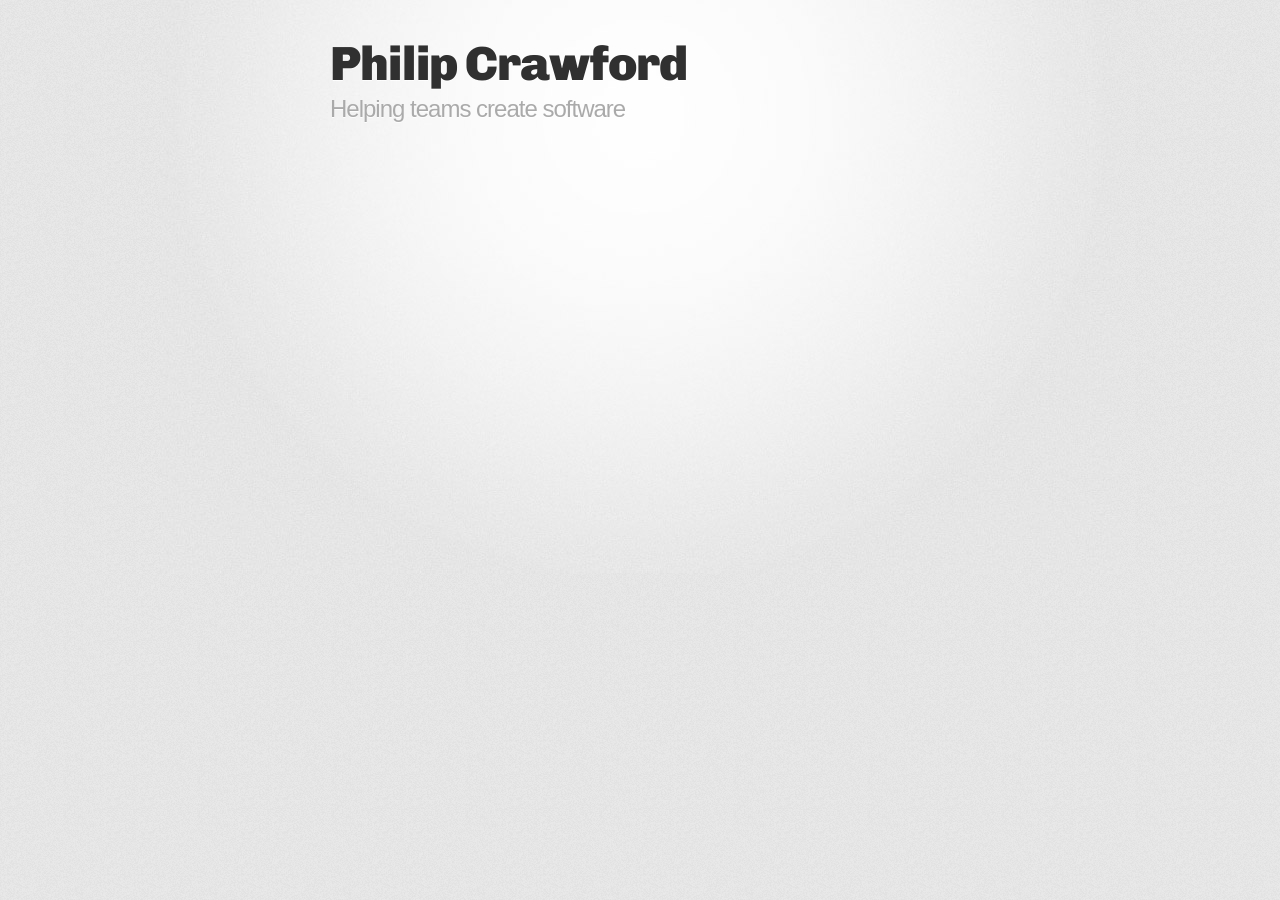
<file: index.html>
<!DOCTYPE html>
<html>
  <head>
    <meta charset='utf-8'>
    <title>Philip H. Crawford</title>
    <meta name="description" content="Philip Crawford is a software product manager with experience building SaaS businesses and managing software development teams." />
    <meta http-equiv="X-UA-Compatible" content="chrome=1">
    <link href='https://fonts.googleapis.com/css?family=Chivo:900' rel='stylesheet' type='text/css'>
    <link rel="stylesheet" type="text/css" href="stylesheets/stylesheet.css" media="screen" />
    <link rel="stylesheet" type="text/css" href="stylesheets/pygment_trac.css" media="screen" />
    <link rel="stylesheet" type="text/css" href="stylesheets/print.css" media="print" />
    <!--[if lt IE 9]>
    <script src="//html5shiv.googlecode.com/svn/trunk/html5.js"></script>
    <![endif]-->
    <title>Philip Crawford</title>
    <style type="text/css">
    .polaroid {
      -webkit-transition: -webkit-transform .15s linear;
      -webkit-box-shadow: 0 3px 6px rgba(0,0,0,.25);
      -moz-box-shadow: 0 3px 6px rgba(0,0,0,.25);
      margin: 0 10px;
      padding: 5px;
      background-color: white;
    }
    </style>
  </head>

  <body>
    <div id="container">
      <div class="inner">

        <header>
          <h1>Philip Crawford</h1>
          <h2>Helping teams create software</h2>
        </header>

      </div>
    </div>
  </body>
</html>
</file>
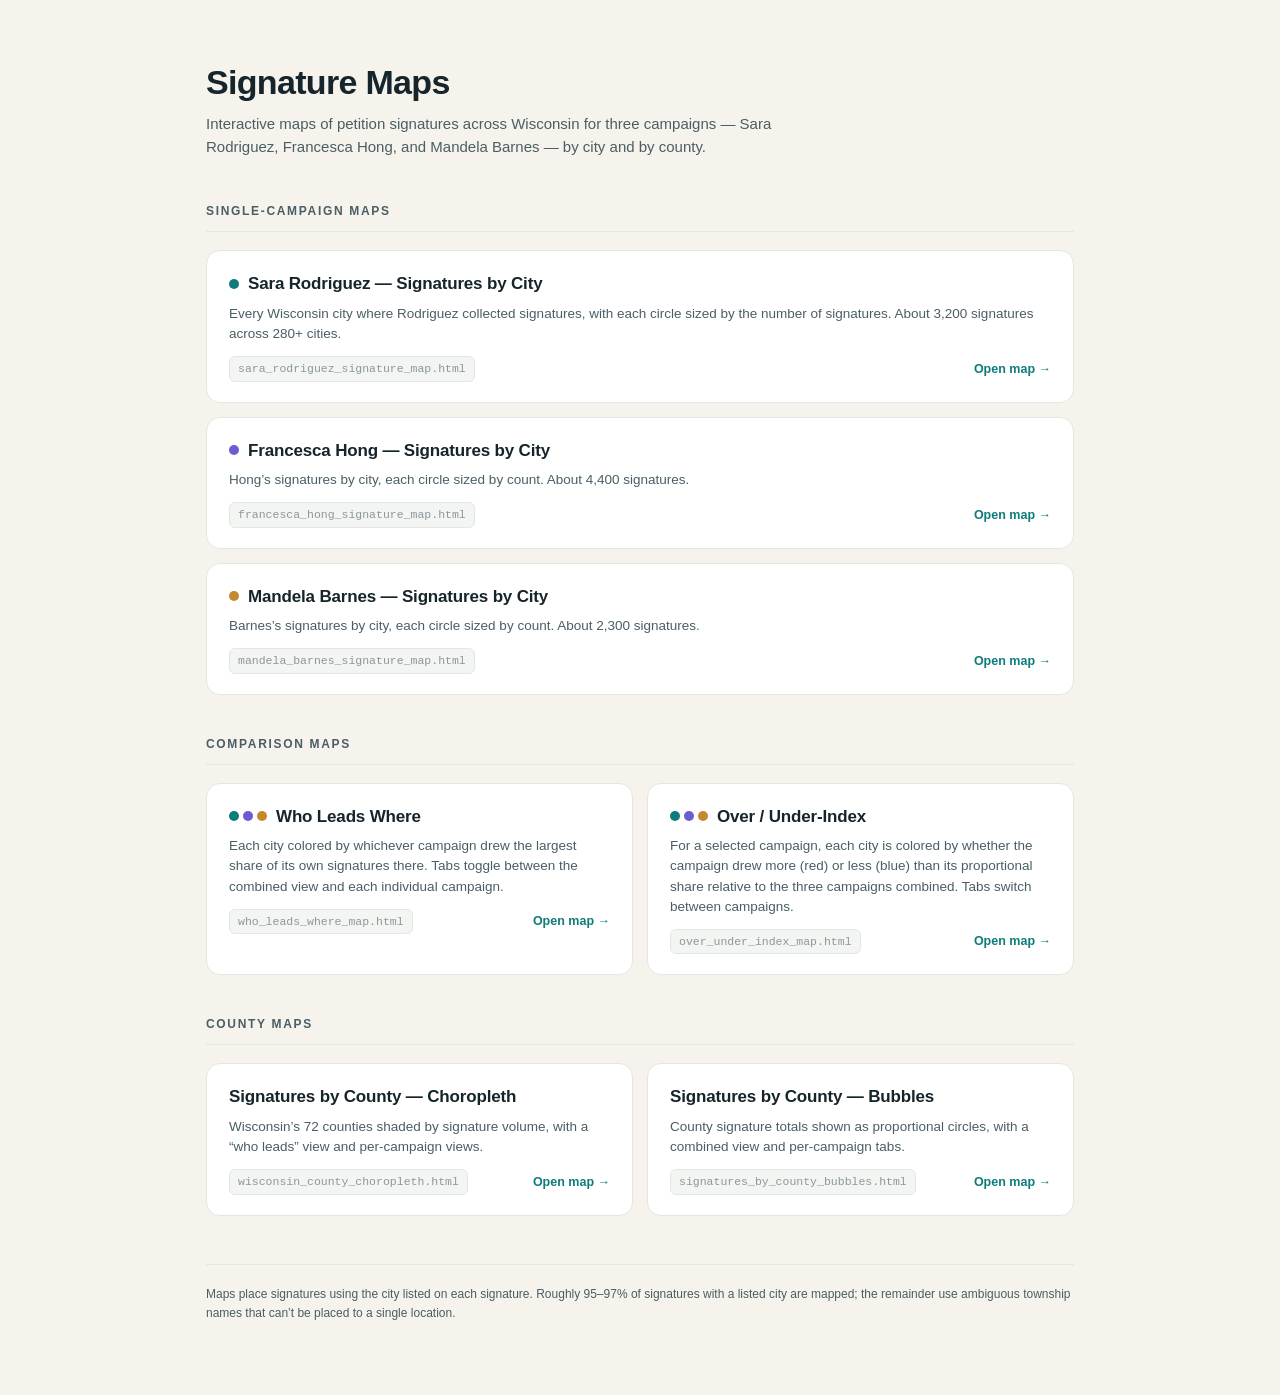
<file: nomination_signatures.html>
<!DOCTYPE html>
<html lang="en">
<head>
<meta charset="utf-8">
<meta name="viewport" content="width=device-width, initial-scale=1">
<title>Signature Maps</title>
<style>
  :root{
    --ink:#16252b; --ink-soft:#4a5e66; --line:#e3e7e4;
    --paper:#f5f3ec; --panel:#ffffff;
    --rod:#0e7c7b; --hong:#6d5bd0; --barn:#c4892f;
  }
  *{box-sizing:border-box;margin:0;padding:0}
  body{
    font-family:'Inter',-apple-system,BlinkMacSystemFont,'Segoe UI',Roboto,sans-serif;
    color:var(--ink); background:var(--paper); line-height:1.5;
    -webkit-font-smoothing:antialiased;
  }
  .wrap{max-width:920px; margin:0 auto; padding:56px 26px 72px;}
  header{margin-bottom:44px;}
  .eyebrow{font-size:12px; letter-spacing:.18em; text-transform:uppercase;
    color:var(--rod); font-weight:600;}
  h1{font-size:34px; font-weight:700; letter-spacing:-.02em; line-height:1.1; margin:8px 0 12px;}
  .lede{font-size:15px; color:var(--ink-soft); max-width:620px;}
  section{margin-top:40px;}
  h2{font-size:12px; letter-spacing:.14em; text-transform:uppercase; color:var(--ink-soft);
    font-weight:600; padding-bottom:11px; border-bottom:1px solid var(--line); margin-bottom:18px;}
  .grid{display:grid; gap:14px;}
  .two{grid-template-columns:1fr 1fr;}
  a.card{
    display:block; text-decoration:none; color:inherit; background:var(--panel);
    border:1px solid var(--line); border-radius:14px; padding:20px 22px;
    transition:transform .14s ease, box-shadow .14s ease, border-color .14s ease;
  }
  a.card:hover{transform:translateY(-2px); box-shadow:0 8px 24px rgba(22,37,43,.09);
    border-color:#cfd6d2;}
  .card-top{display:flex; align-items:center; gap:9px; margin-bottom:7px;}
  .dot{width:10px; height:10px; border-radius:50%; flex:0 0 auto;}
  .dots{display:flex; gap:4px;}
  .ttl{font-size:17px; font-weight:700; letter-spacing:-.01em;}
  .desc{font-size:13.5px; color:var(--ink-soft); margin-bottom:12px;}
  .meta{display:flex; align-items:center; justify-content:space-between; gap:12px;}
  .file{font-family:ui-monospace,SFMono-Regular,Menlo,monospace; font-size:11.5px;
    color:#8a979a; background:#f3f5f2; border:1px solid var(--line);
    padding:3px 8px; border-radius:6px;}
  .go{font-size:12.5px; font-weight:600; color:var(--rod);}
  .go::after{content:" \2192"; transition:margin .14s ease;}
  a.card:hover .go::after{margin-left:3px;}
  footer{margin-top:48px; padding-top:20px; border-top:1px solid var(--line);
    font-size:12px; color:var(--ink-soft); line-height:1.6;}
  @media(max-width:680px){
    .wrap{padding:40px 18px 56px;} h1{font-size:27px;} .two{grid-template-columns:1fr;}
  }
</style>
</head>
<body>
<div class="wrap">
  <header>
    <h1>Signature Maps</h1>
    <p class="lede">Interactive maps of petition signatures across Wisconsin for three campaigns &mdash;
      Sara Rodriguez, Francesca Hong, and Mandela Barnes &mdash; by city and by county.</p>
  </header>

  <section>
    <h2>Single-campaign maps</h2>
    <div class="grid">
      <a class="card" href="sara_rodriguez_signature_map.html">
        <div class="card-top"><span class="dot" style="background:var(--rod)"></span>
          <span class="ttl">Sara Rodriguez &mdash; Signatures by City</span></div>
        <div class="desc">Every Wisconsin city where Rodriguez collected signatures, with each circle
          sized by the number of signatures. About 3,200 signatures across 280+ cities.</div>
        <div class="meta"><span class="file">sara_rodriguez_signature_map.html</span><span class="go">Open map</span></div>
      </a>
      <a class="card" href="francesca_hong_signature_map.html">
        <div class="card-top"><span class="dot" style="background:var(--hong)"></span>
          <span class="ttl">Francesca Hong &mdash; Signatures by City</span></div>
        <div class="desc">Hong&rsquo;s signatures by city, each circle sized by count.
          About 4,400 signatures.</div>
        <div class="meta"><span class="file">francesca_hong_signature_map.html</span><span class="go">Open map</span></div>
      </a>
      <a class="card" href="mandela_barnes_signature_map.html">
        <div class="card-top"><span class="dot" style="background:var(--barn)"></span>
          <span class="ttl">Mandela Barnes &mdash; Signatures by City</span></div>
        <div class="desc">Barnes&rsquo;s signatures by city, each circle sized by count.
          About 2,300 signatures.</div>
        <div class="meta"><span class="file">mandela_barnes_signature_map.html</span><span class="go">Open map</span></div>
      </a>
    </div>
  </section>

  <section>
    <h2>Comparison maps</h2>
    <div class="grid two">
      <a class="card" href="who_leads_where_map.html">
        <div class="card-top"><span class="dots">
          <span class="dot" style="background:var(--rod)"></span>
          <span class="dot" style="background:var(--hong)"></span>
          <span class="dot" style="background:var(--barn)"></span></span>
          <span class="ttl">Who Leads Where</span></div>
        <div class="desc">Each city colored by whichever campaign drew the largest share of its own
          signatures there. Tabs toggle between the combined view and each individual campaign.</div>
        <div class="meta"><span class="file">who_leads_where_map.html</span><span class="go">Open map</span></div>
      </a>
      <a class="card" href="over_under_index_map.html">
        <div class="card-top"><span class="dots">
          <span class="dot" style="background:var(--rod)"></span>
          <span class="dot" style="background:var(--hong)"></span>
          <span class="dot" style="background:var(--barn)"></span></span>
          <span class="ttl">Over / Under-Index</span></div>
        <div class="desc">For a selected campaign, each city is colored by whether the campaign drew more
          (red) or less (blue) than its proportional share relative to the three campaigns combined.
          Tabs switch between campaigns.</div>
        <div class="meta"><span class="file">over_under_index_map.html</span><span class="go">Open map</span></div>
      </a>
    </div>
  </section>

  <section>
    <h2>County maps</h2>
    <div class="grid two">
      <a class="card" href="wisconsin_county_choropleth.html">
        <div class="card-top"><span class="ttl">Signatures by County &mdash; Choropleth</span></div>
        <div class="desc">Wisconsin&rsquo;s 72 counties shaded by signature volume, with a &ldquo;who
          leads&rdquo; view and per-campaign views.</div>
        <div class="meta"><span class="file">wisconsin_county_choropleth.html</span><span class="go">Open map</span></div>
      </a>
      <a class="card" href="signatures_by_county_bubbles.html">
        <div class="card-top"><span class="ttl">Signatures by County &mdash; Bubbles</span></div>
        <div class="desc">County signature totals shown as proportional circles, with a combined view
          and per-campaign tabs.</div>
        <div class="meta"><span class="file">signatures_by_county_bubbles.html</span><span class="go">Open map</span></div>
      </a>
    </div>
  </section>

  <footer>
    Maps place signatures using the city listed on each signature. Roughly 95&ndash;97% of signatures
    with a listed city are mapped; the remainder use ambiguous township names that can&rsquo;t be placed
    to a single location.
  </footer>
</div>
</body>
</html>
</file>
<file: stylesheets/stylesheet.css>
/* http://meyerweb.com/eric/tools/css/reset/
   v2.0 | 20110126
   License: none (public domain)
*/
html, body, div, span, applet, object, iframe,
h1, h2, h3, h4, h5, h6, p, blockquote, pre,
a, abbr, acronym, address, big, cite, code,
del, dfn, em, img, ins, kbd, q, s, samp,
small, strike, strong, sub, sup, tt, var,
b, u, i, center,
dl, dt, dd, ol, ul, li,
fieldset, form, label, legend,
table, caption, tbody, tfoot, thead, tr, th, td,
article, aside, canvas, details, embed,
figure, figcaption, footer, header, hgroup,
menu, nav, output, ruby, section, summary,
time, mark, audio, video {
	margin: 0;
	padding: 0;
	border: 0;
	font-size: 100%;
	font: inherit;
	vertical-align: baseline;
}
/* HTML5 display-role reset for older browsers */
article, aside, details, figcaption, figure,
footer, header, hgroup, menu, nav, section {
	display: block;
}
body {
	line-height: 1;
}
ol, ul {
	list-style: none;
}
blockquote, q {
	quotes: none;
}
blockquote:before, blockquote:after,
q:before, q:after {
	content: '';
	content: none;
}
table {
	border-collapse: collapse;
	border-spacing: 0;
}

/* LAYOUT STYLES */
body {
  font-size: 1em;
  line-height: 1.5;
  background: #e7e7e7 url(../images/body-bg.png) 0 0 repeat;
  font-family: 'Helvetica Neue', Helvetica, Arial, serif;
  text-shadow: 0 1px 0 rgba(255, 255, 255, 0.8);
  color: #6d6d6d;
}

a {
  color: #d5000d;
}
a:hover {
  color: #c5000c;
}

header {
  padding-top: 35px;
  padding-bottom: 25px;
}

header h1 {
  font-family: 'Chivo', 'Helvetica Neue', Helvetica, Arial, serif; font-weight: 900;
  letter-spacing: -1px;
  font-size: 48px;
  color: #303030;
  line-height: 1.2;
}

header h2 {
  letter-spacing: -1px;
  font-size: 24px;
  color: #aaa;
  font-weight: normal;
  line-height: 1.3;
}

#container {
  background: transparent url(../images/highlight-bg.jpg) 50% 0 no-repeat;
  min-height: 595px;
}

.inner {
  width: 620px;
  margin: 0 auto;
}

#container .inner img {
  max-width: 100%;
}

#downloads {
  margin-bottom: 40px;
}

a.button {
  -moz-border-radius: 30px;
  -webkit-border-radius: 30px;
  border-radius: 30px;
  border-top: solid 1px #cbcbcb;
  border-left: solid 1px #b7b7b7;
  border-right: solid 1px #b7b7b7;
  border-bottom: solid 1px #b3b3b3;
  color: #303030;
  line-height: 25px;
  font-weight: bold;
  font-size: 15px;
  padding: 12px 8px 12px 8px;
  display: block;
  float: left;
  width: 179px;
  margin-right: 14px;
  background: #fdfdfd; /* Old browsers */
  background: -moz-linear-gradient(top,  #fdfdfd 0%, #f2f2f2 100%); /* FF3.6+ */
  background: -webkit-gradient(linear, left top, left bottom, color-stop(0%,#fdfdfd), color-stop(100%,#f2f2f2)); /* Chrome,Safari4+ */
  background: -webkit-linear-gradient(top,  #fdfdfd 0%,#f2f2f2 100%); /* Chrome10+,Safari5.1+ */
  background: -o-linear-gradient(top,  #fdfdfd 0%,#f2f2f2 100%); /* Opera 11.10+ */
  background: -ms-linear-gradient(top,  #fdfdfd 0%,#f2f2f2 100%); /* IE10+ */
  background: linear-gradient(top,  #fdfdfd 0%,#f2f2f2 100%); /* W3C */
  filter: progid:DXImageTransform.Microsoft.gradient( startColorstr='#fdfdfd', endColorstr='#f2f2f2',GradientType=0 ); /* IE6-9 */
  -webkit-box-shadow: 10px 10px 5px #888;
  -moz-box-shadow: 10px 10px 5px #888;
  box-shadow: 0px 1px 5px #e8e8e8;
}
a.button:hover {
  border-top: solid 1px #b7b7b7;
  border-left: solid 1px #b3b3b3;
  border-right: solid 1px #b3b3b3;
  border-bottom: solid 1px #b3b3b3;
  background: #fafafa; /* Old browsers */
  background: -moz-linear-gradient(top,  #fdfdfd 0%, #f6f6f6 100%); /* FF3.6+ */
  background: -webkit-gradient(linear, left top, left bottom, color-stop(0%,#fdfdfd), color-stop(100%,#f6f6f6)); /* Chrome,Safari4+ */
  background: -webkit-linear-gradient(top,  #fdfdfd 0%,#f6f6f6 100%); /* Chrome10+,Safari5.1+ */
  background: -o-linear-gradient(top,  #fdfdfd 0%,#f6f6f6 100%); /* Opera 11.10+ */
  background: -ms-linear-gradient(top,  #fdfdfd 0%,#f6f6f6 100%); /* IE10+ */
  background: linear-gradient(top,  #fdfdfd 0%,#f6f6f6, 100%); /* W3C */
  filter: progid:DXImageTransform.Microsoft.gradient( startColorstr='#fdfdfd', endColorstr='#f6f6f6',GradientType=0 ); /* IE6-9 */
}

a.button span {
  padding-left: 50px;
  display: block;
  height: 23px;
}

#download-zip span {
  background: transparent url(../images/zip-icon.png) 12px 50% no-repeat;
}
#download span {
  background: transparent url(../images/download.gif) 12px 50% no-repeat;
}
#view-on-github span {
  background: transparent url(../images/octocat-icon.png) 12px 50% no-repeat;
}
#view-on-github {
  margin-right: 0;
}

code, pre {
  font-family: Monaco, "Bitstream Vera Sans Mono", "Lucida Console", Terminal;
  color: #222;
  margin-bottom: 30px;
  font-size: 14px;
}

code {
  background-color: #f2f2f2;
  border: solid 1px #ddd;
  padding: 0 3px;
}

pre {
  padding: 20px;
  background: #303030;
  color: #f2f2f2;
  text-shadow: none;
  overflow: auto;
}
pre code {
  color: #f2f2f2;
  background-color: #303030;
  border: none;
  padding: 0;
}

ul, ol, dl {
  margin-bottom: 20px;
}


/* COMMON STYLES */

hr {
  height: 1px;
  line-height: 1px;
  margin-top: 1em;
  padding-bottom: 1em;
  border: none;
  background: transparent url('../images/hr.png') 50% 0 no-repeat;
}

strong {
  font-weight: bold;
}

em {
  font-style: italic;
}

table {
  width: 100%;
  border: 1px solid #ebebeb;
}

th {
  font-weight: 500;
}

td {
  border: 1px solid #ebebeb;
  text-align: center;
  font-weight: 300;
}

form {
  background: #f2f2f2;
  padding: 20px;

}


/* GENERAL ELEMENT TYPE STYLES */

h1 {
  font-size: 32px;
}

h2 {
  font-size: 22px;
  font-weight: bold;
  color: #303030;
  margin-bottom: 8px;
}

h3 {
  color: #d5000d;
  font-size: 18px;
  font-weight: bold;
  margin-bottom: 8px;
}

h4 {
  font-size: 16px;
  color: #303030;
  font-weight: bold;
}

h5 {
  font-size: 1em;
  color: #303030;
}

h6 {
  font-size: .8em;
  color: #303030;
}

p {
  font-weight: 300;
  margin-bottom: 20px;
}

a {
  text-decoration: none;
}

p a {
  font-weight: 400;
}

blockquote {
  font-size: 1.6em;
  border-left: 10px solid #e9e9e9;
  margin-bottom: 20px;
  padding: 0 0 0 30px;
}

ul li {
  list-style: disc inside;
  padding-left: 20px;
}

ol li {
  list-style: decimal inside;
  padding-left: 3px;
}

dl dt {
  color: #303030;
}

footer {
  background: transparent url('../images/hr.png') 0 0 no-repeat;
  margin-top: 40px;
  padding-top: 20px;
  padding-bottom: 30px;
  font-size: 13px;
  color: #aaa;
}

footer a {
  color: #666;
}
footer a:hover {
  color: #444;
}

/* MISC */
.clearfix:after {
  clear: both;
  content: '.';
  display: block;
  visibility: hidden;
  height: 0;
}

.clearfix {display: inline-block;}
* html .clearfix {height: 1%;}
.clearfix {display: block;}

/* #Media Queries
================================================== */

/* Smaller than standard 960 (devices and browsers) */
@media only screen and (max-width: 959px) {}

/* Tablet Portrait size to standard 960 (devices and browsers) */
@media only screen and (min-width: 768px) and (max-width: 959px) {}

/* All Mobile Sizes (devices and browser) */
@media only screen and (max-width: 767px) {
  header {
    padding-top: 10px;
    padding-bottom: 10px;
  }
  #downloads {
    margin-bottom: 25px;
  }
  #download-zip, #download-tar-gz {
    display: none;
  }
  .inner {
    width: 94%;
    margin: 0 auto;
  }
}

/* Mobile Landscape Size to Tablet Portrait (devices and browsers) */
@media only screen and (min-width: 480px) and (max-width: 767px) {}

/* Mobile Portrait Size to Mobile Landscape Size (devices and browsers) */
@media only screen and (max-width: 479px) {}
</file>
<file: stylesheets/pygment_trac.css>
.highlight  { background: #ffffff; }
.highlight .c { color: #999988; font-style: italic } /* Comment */
.highlight .err { color: #a61717; background-color: #e3d2d2 } /* Error */
.highlight .k { font-weight: bold } /* Keyword */
.highlight .o { font-weight: bold } /* Operator */
.highlight .cm { color: #999988; font-style: italic } /* Comment.Multiline */
.highlight .cp { color: #999999; font-weight: bold } /* Comment.Preproc */
.highlight .c1 { color: #999988; font-style: italic } /* Comment.Single */
.highlight .cs { color: #999999; font-weight: bold; font-style: italic } /* Comment.Special */
.highlight .gd { color: #000000; background-color: #ffdddd } /* Generic.Deleted */
.highlight .gd .x { color: #000000; background-color: #ffaaaa } /* Generic.Deleted.Specific */
.highlight .ge { font-style: italic } /* Generic.Emph */
.highlight .gr { color: #aa0000 } /* Generic.Error */
.highlight .gh { color: #999999 } /* Generic.Heading */
.highlight .gi { color: #000000; background-color: #ddffdd } /* Generic.Inserted */
.highlight .gi .x { color: #000000; background-color: #aaffaa } /* Generic.Inserted.Specific */
.highlight .go { color: #888888 } /* Generic.Output */
.highlight .gp { color: #555555 } /* Generic.Prompt */
.highlight .gs { font-weight: bold } /* Generic.Strong */
.highlight .gu { color: #800080; font-weight: bold; } /* Generic.Subheading */
.highlight .gt { color: #aa0000 } /* Generic.Traceback */
.highlight .kc { font-weight: bold } /* Keyword.Constant */
.highlight .kd { font-weight: bold } /* Keyword.Declaration */
.highlight .kn { font-weight: bold } /* Keyword.Namespace */
.highlight .kp { font-weight: bold } /* Keyword.Pseudo */
.highlight .kr { font-weight: bold } /* Keyword.Reserved */
.highlight .kt { color: #445588; font-weight: bold } /* Keyword.Type */
.highlight .m { color: #009999 } /* Literal.Number */
.highlight .s { color: #d14 } /* Literal.String */
.highlight .na { color: #008080 } /* Name.Attribute */
.highlight .nb { color: #0086B3 } /* Name.Builtin */
.highlight .nc { color: #445588; font-weight: bold } /* Name.Class */
.highlight .no { color: #008080 } /* Name.Constant */
.highlight .ni { color: #800080 } /* Name.Entity */
.highlight .ne { color: #990000; font-weight: bold } /* Name.Exception */
.highlight .nf { color: #990000; font-weight: bold } /* Name.Function */
.highlight .nn { color: #555555 } /* Name.Namespace */
.highlight .nt { color: #000080 } /* Name.Tag */
.highlight .nv { color: #008080 } /* Name.Variable */
.highlight .ow { font-weight: bold } /* Operator.Word */
.highlight .w { color: #bbbbbb } /* Text.Whitespace */
.highlight .mf { color: #009999 } /* Literal.Number.Float */
.highlight .mh { color: #009999 } /* Literal.Number.Hex */
.highlight .mi { color: #009999 } /* Literal.Number.Integer */
.highlight .mo { color: #009999 } /* Literal.Number.Oct */
.highlight .sb { color: #d14 } /* Literal.String.Backtick */
.highlight .sc { color: #d14 } /* Literal.String.Char */
.highlight .sd { color: #d14 } /* Literal.String.Doc */
.highlight .s2 { color: #d14 } /* Literal.String.Double */
.highlight .se { color: #d14 } /* Literal.String.Escape */
.highlight .sh { color: #d14 } /* Literal.String.Heredoc */
.highlight .si { color: #d14 } /* Literal.String.Interpol */
.highlight .sx { color: #d14 } /* Literal.String.Other */
.highlight .sr { color: #009926 } /* Literal.String.Regex */
.highlight .s1 { color: #d14 } /* Literal.String.Single */
.highlight .ss { color: #990073 } /* Literal.String.Symbol */
.highlight .bp { color: #999999 } /* Name.Builtin.Pseudo */
.highlight .vc { color: #008080 } /* Name.Variable.Class */
.highlight .vg { color: #008080 } /* Name.Variable.Global */
.highlight .vi { color: #008080 } /* Name.Variable.Instance */
.highlight .il { color: #009999 } /* Literal.Number.Integer.Long */

.type-csharp .highlight .k { color: #0000FF }
.type-csharp .highlight .kt { color: #0000FF }
.type-csharp .highlight .nf { color: #000000; font-weight: normal }
.type-csharp .highlight .nc { color: #2B91AF }
.type-csharp .highlight .nn { color: #000000 }
.type-csharp .highlight .s { color: #A31515 }
.type-csharp .highlight .sc { color: #A31515 }
</file>
<file: stylesheets/print.css>
html, body, div, span, applet, object, iframe,
h1, h2, h3, h4, h5, h6, p, blockquote, pre,
a, abbr, acronym, address, big, cite, code,
del, dfn, em, img, ins, kbd, q, s, samp,
small, strike, strong, sub, sup, tt, var,
b, u, i, center,
dl, dt, dd, ol, ul, li,
fieldset, form, label, legend,
table, caption, tbody, tfoot, thead, tr, th, td,
article, aside, canvas, details, embed, 
figure, figcaption, footer, header, hgroup, 
menu, nav, output, ruby, section, summary,
time, mark, audio, video {
  margin: 0;
  padding: 0;
  border: 0;
  font-size: 100%;
  font: inherit;
  vertical-align: baseline;
}
/* HTML5 display-role reset for older browsers */
article, aside, details, figcaption, figure, 
footer, header, hgroup, menu, nav, section {
  display: block;
}
body {
  line-height: 1;
}
ol, ul {
  list-style: none;
}
blockquote, q {
  quotes: none;
}
blockquote:before, blockquote:after,
q:before, q:after {
  content: '';
  content: none;
}
table {
  border-collapse: collapse;
  border-spacing: 0;
}
body {
  font-size: 13px;
  line-height: 1.5; 
  font-family: 'Helvetica Neue', Helvetica, Arial, serif;
  color: #000;
}

a {
  color: #d5000d;
  font-weight: bold;
}

header {
  padding-top: 35px;
  padding-bottom: 10px;
}

header h1 {
  font-weight: bold;
  letter-spacing: -1px;
  font-size: 48px;
  color: #303030;
  line-height: 1.2;
}

header h2 {
  letter-spacing: -1px;
  font-size: 24px;
  color: #aaa;
  font-weight: normal;
  line-height: 1.3;
}
#downloads {
  display: none;
}
#main_content {
  padding-top: 20px;
}

code, pre {
  font-family: Monaco, "Bitstream Vera Sans Mono", "Lucida Console", Terminal;
  color: #222;
  margin-bottom: 30px;
  font-size: 12px;
}

code {
  padding: 0 3px;
}

pre {
  border: solid 1px #ddd;
  padding: 20px;
  overflow: auto;
}
pre code {
  padding: 0;
}

ul, ol, dl {
  margin-bottom: 20px;
}


/* COMMON STYLES */

table {
  width: 100%;
  border: 1px solid #ebebeb;
}

th {
  font-weight: 500;
}

td {
  border: 1px solid #ebebeb;
  text-align: center; 
  font-weight: 300;
}

form {
  background: #f2f2f2;
  padding: 20px;
  
}


/* GENERAL ELEMENT TYPE STYLES */

h1 {
  font-size: 2.8em;
} 

h2 {
  font-size: 22px;
  font-weight: bold;
  color: #303030;
  margin-bottom: 8px;
} 

h3 {
  color: #d5000d;
  font-size: 18px;
  font-weight: bold;
  margin-bottom: 8px;
} 
 
h4 {
  font-size: 16px;
  color: #303030;
  font-weight: bold;
} 

h5 {
  font-size: 1em;
  color: #303030;
} 

h6 {
  font-size: .8em;
  color: #303030;
} 

p {
  font-weight: 300;
  margin-bottom: 20px;
}
 
a {
  text-decoration: none;
}

p a {
  font-weight: 400;
}

blockquote {
  font-size: 1.6em;
  border-left: 10px solid #e9e9e9;
  margin-bottom: 20px;
  padding: 0 0 0 30px;
}

ul li {
  list-style: disc inside;
  padding-left: 20px;
}

ol li {
  list-style: decimal inside;
  padding-left: 3px;
}

dl dd {
  font-style: italic;
  font-weight: 100;
}

footer {
  margin-top: 40px;
  padding-top: 20px;
  padding-bottom: 30px;
  font-size: 13px;
  color: #aaa;
}

footer a {
  color: #666;
}

/* MISC */
.clearfix:after {
  clear: both;
  content: '.';
  display: block;
  visibility: hidden;
  height: 0;
}

.clearfix {display: inline-block;}
* html .clearfix {height: 1%;}
.clearfix {display: block;}
</file>
